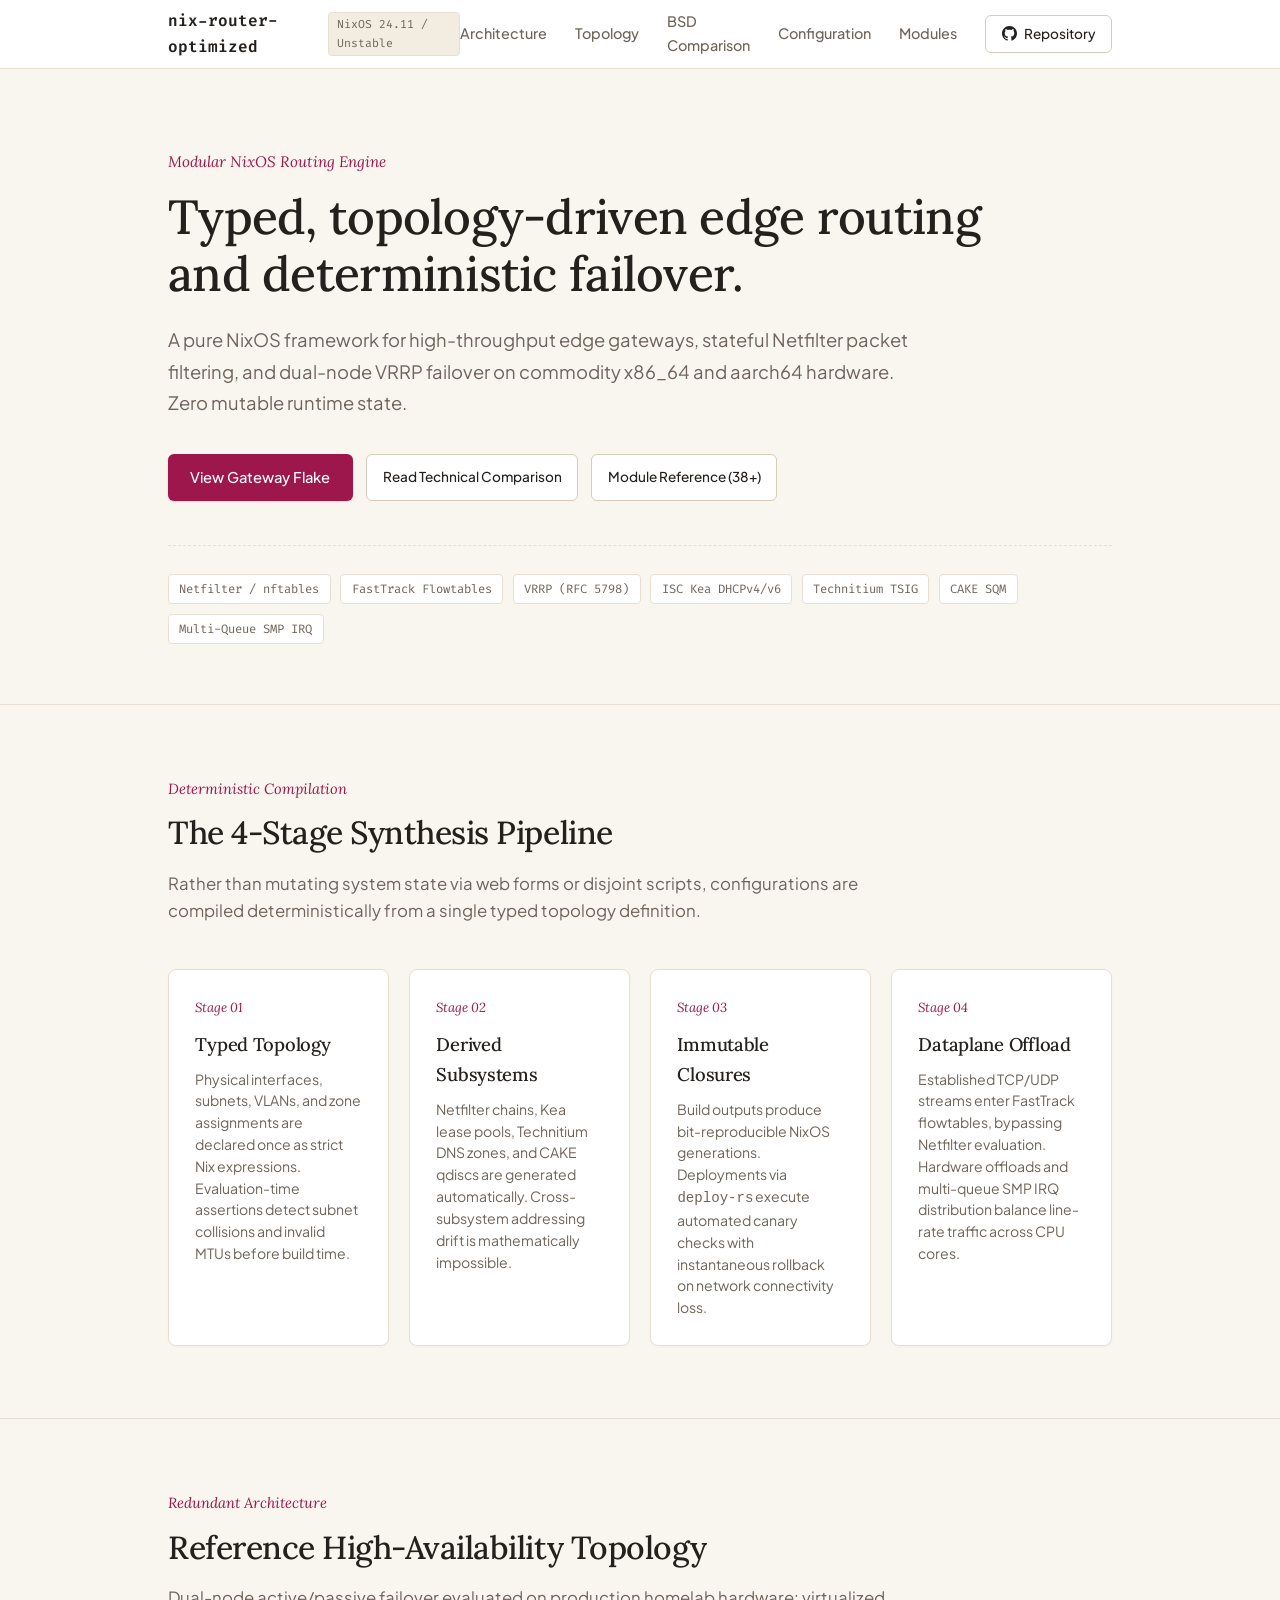
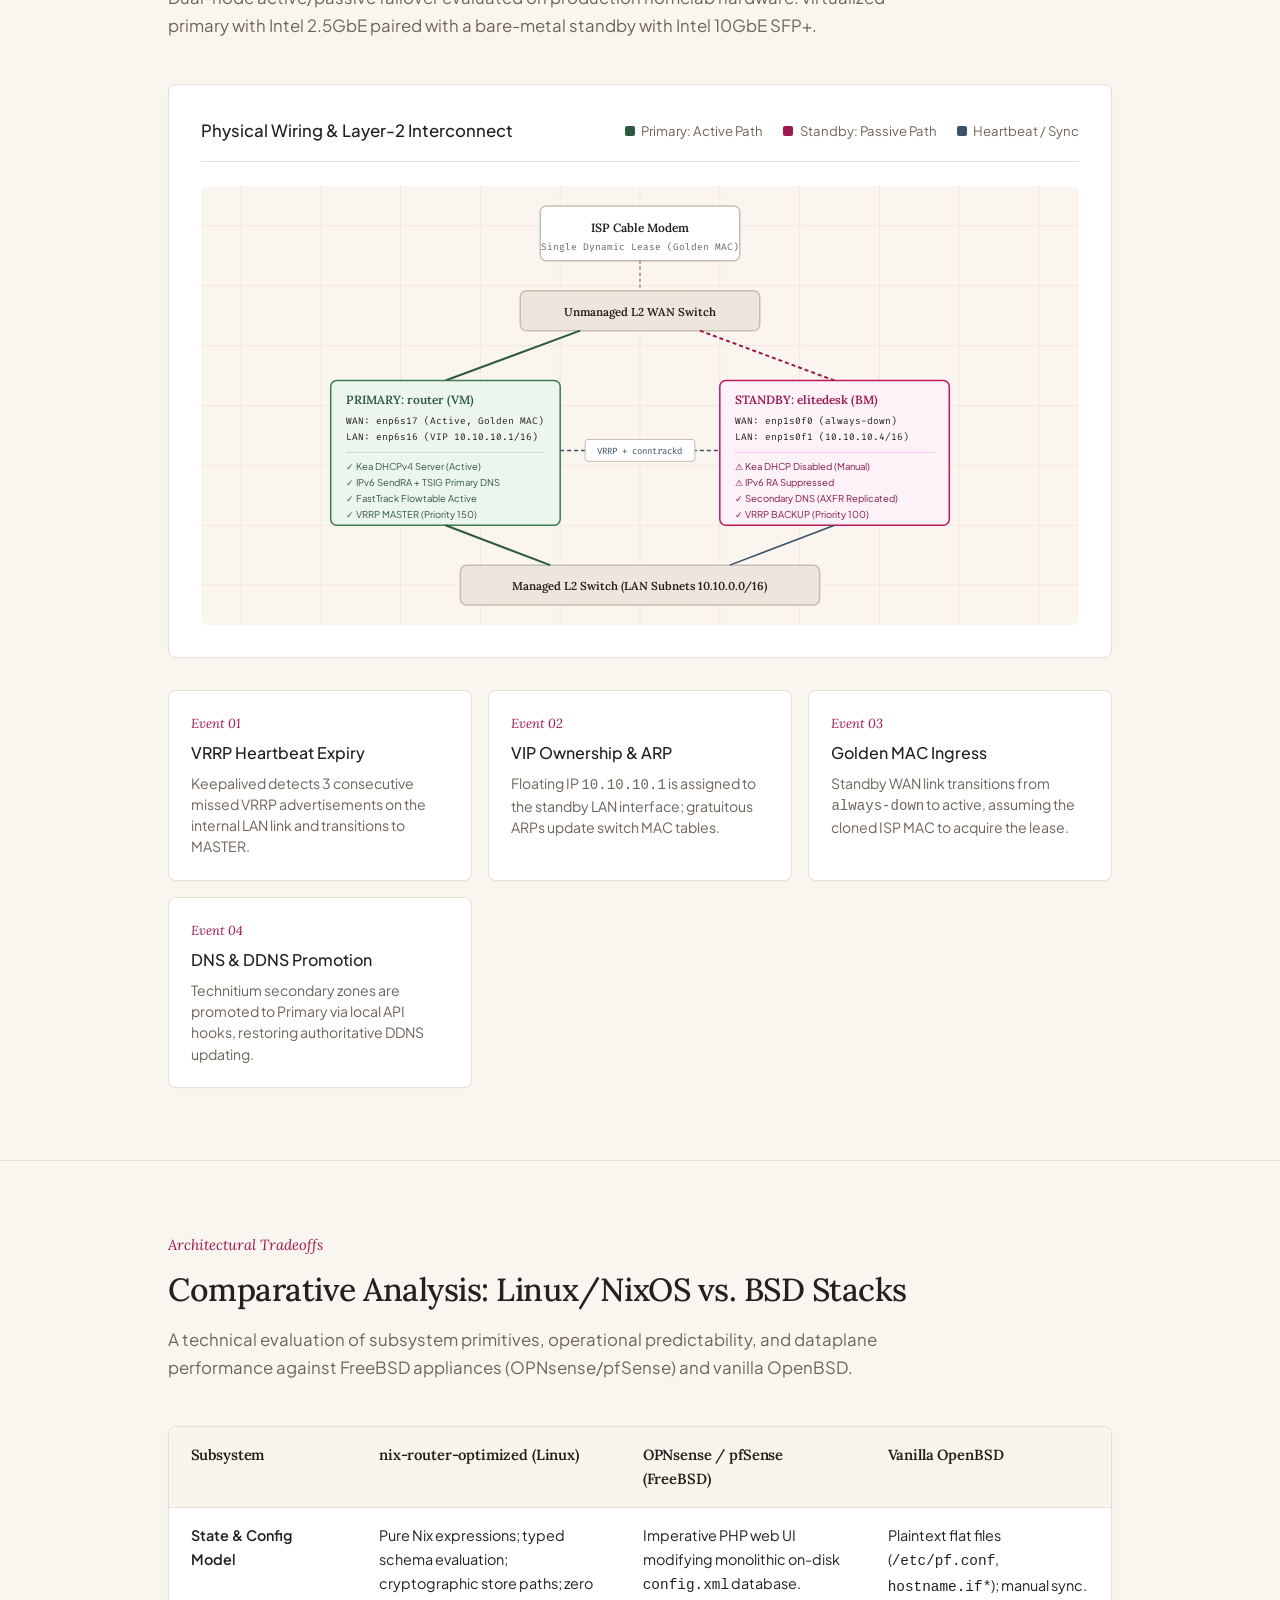
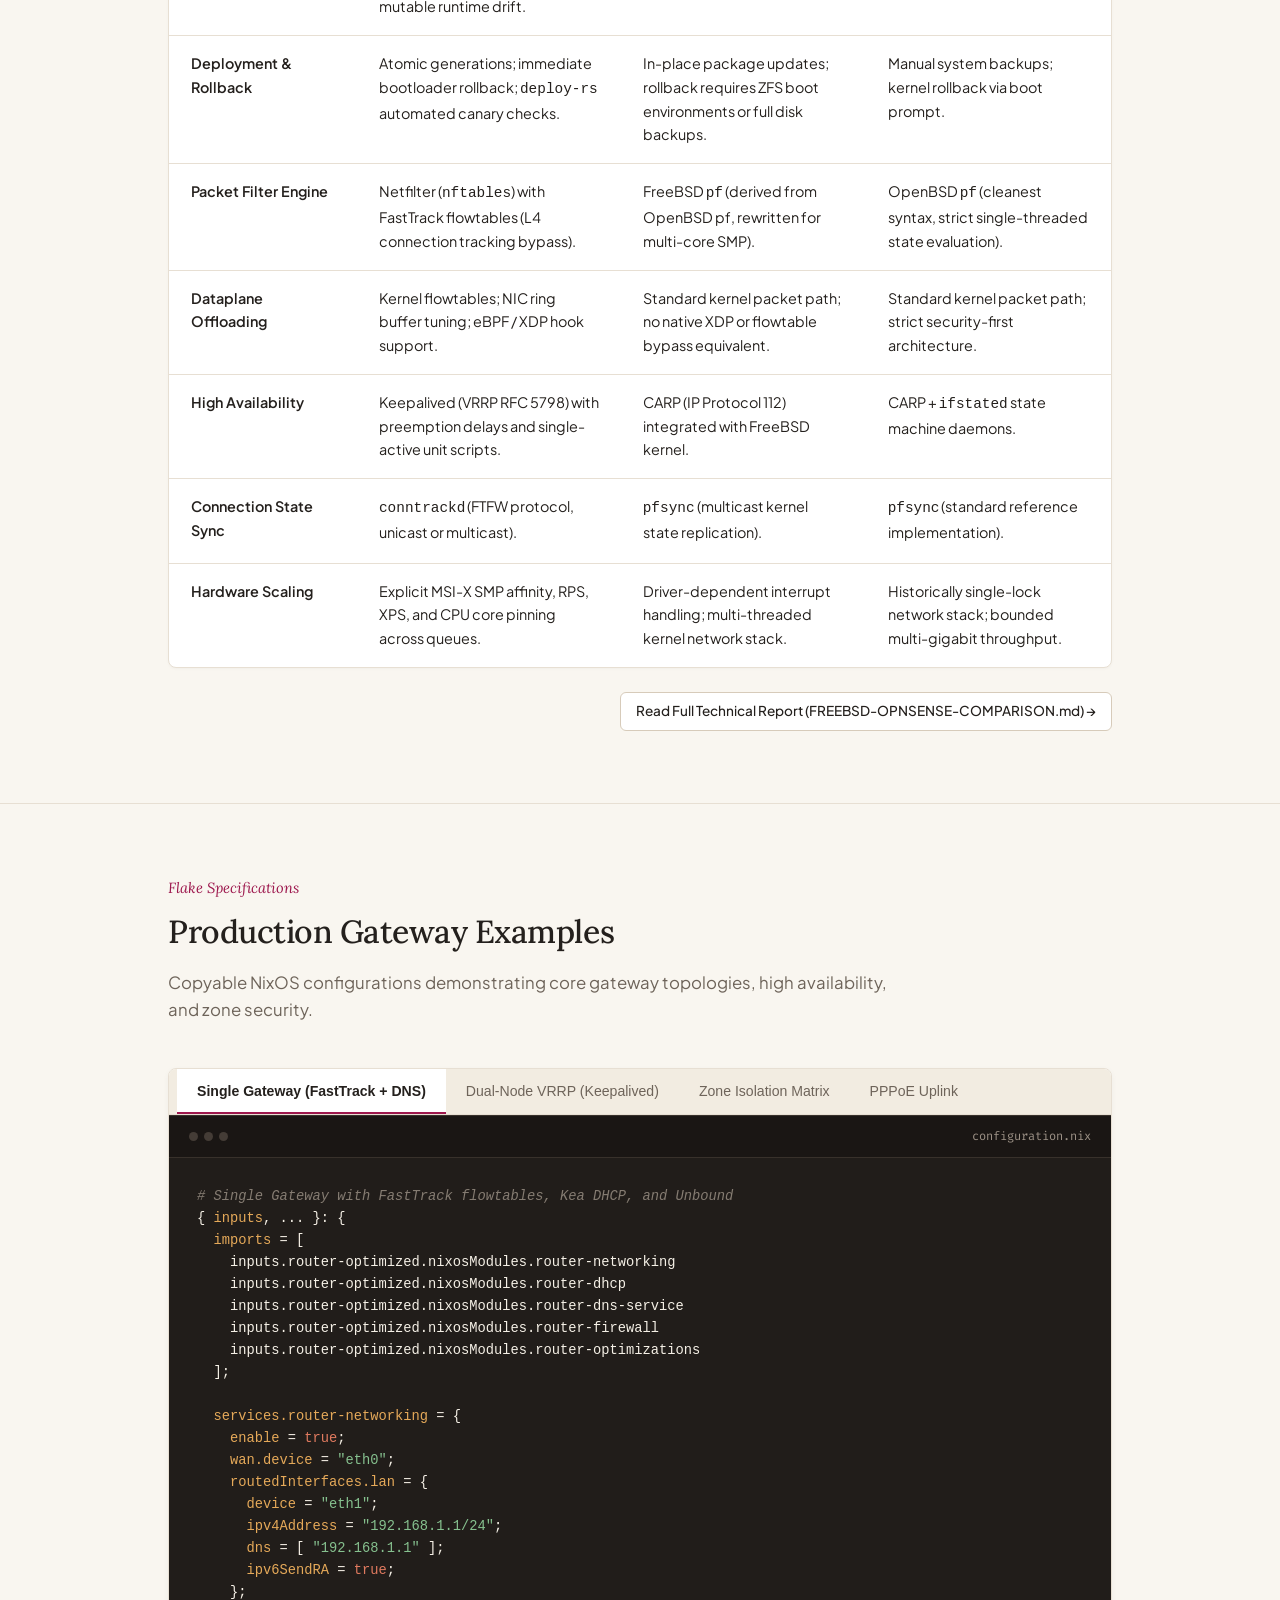
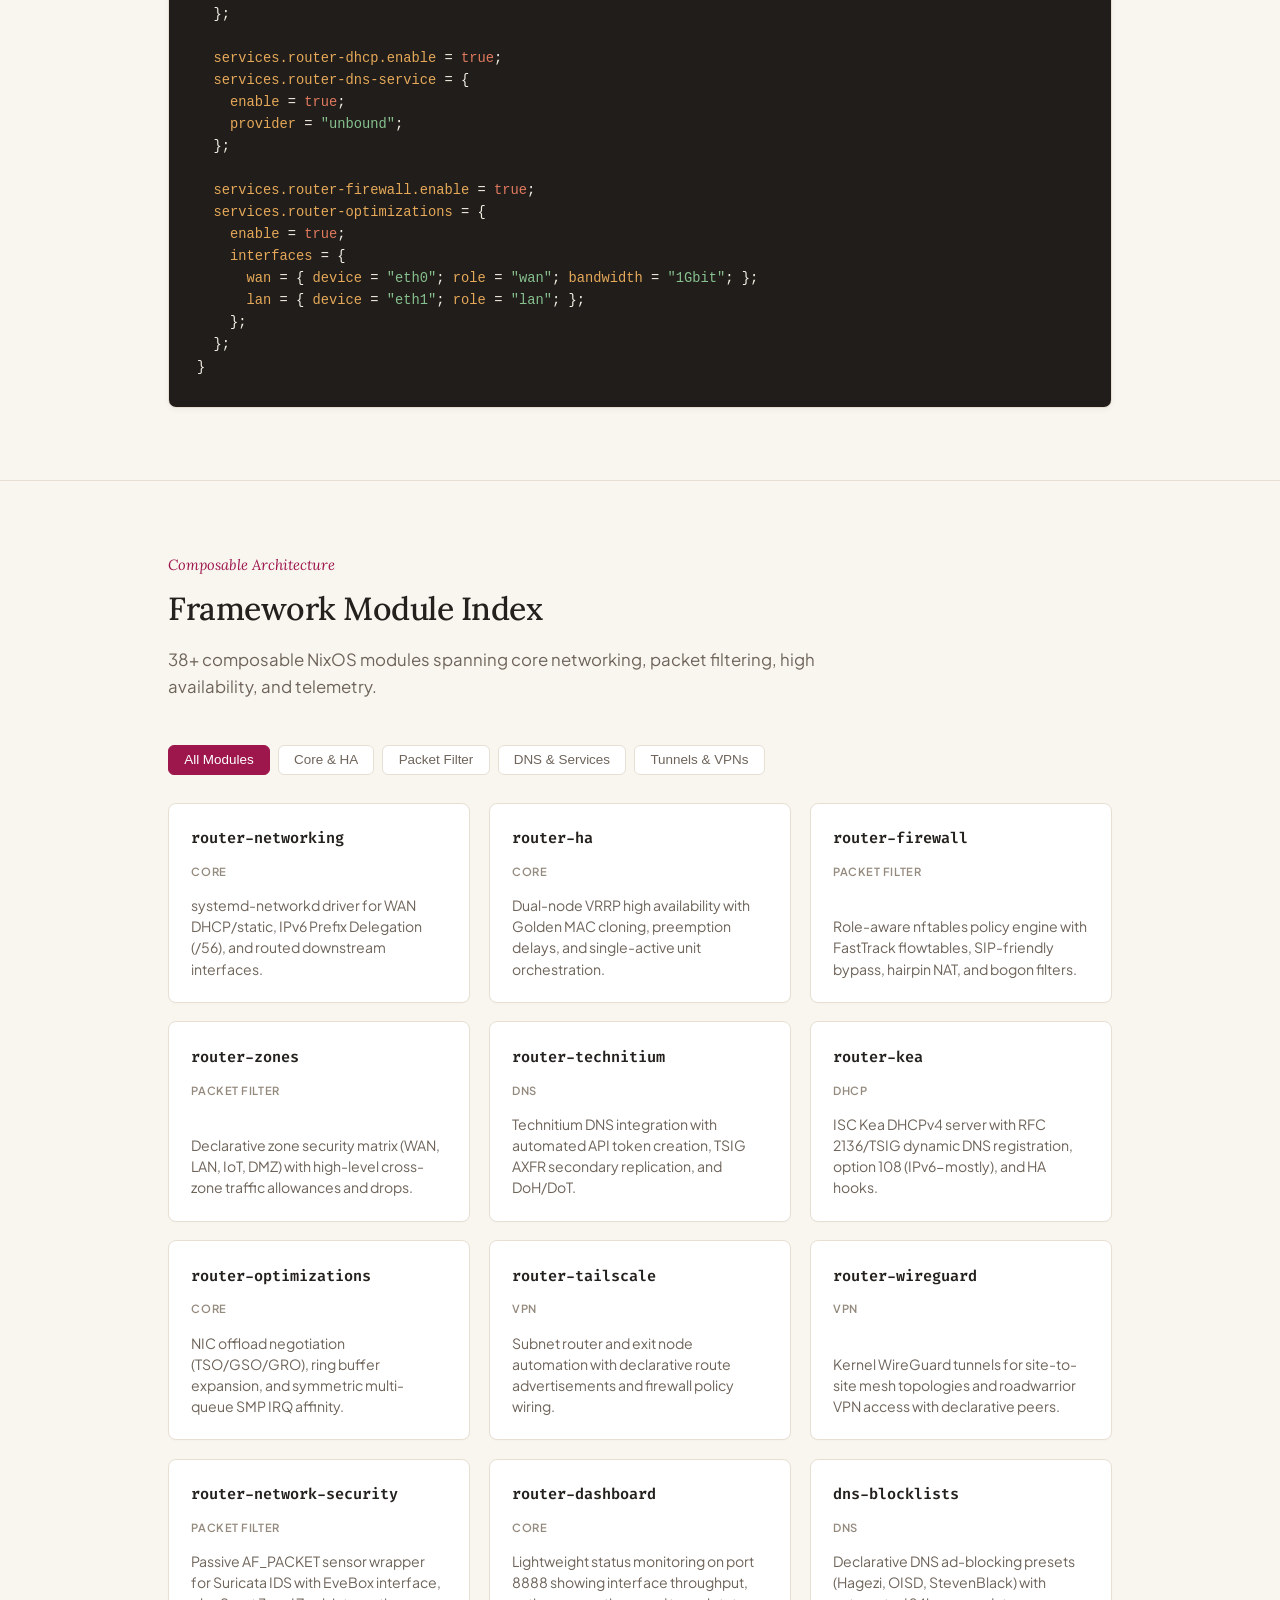
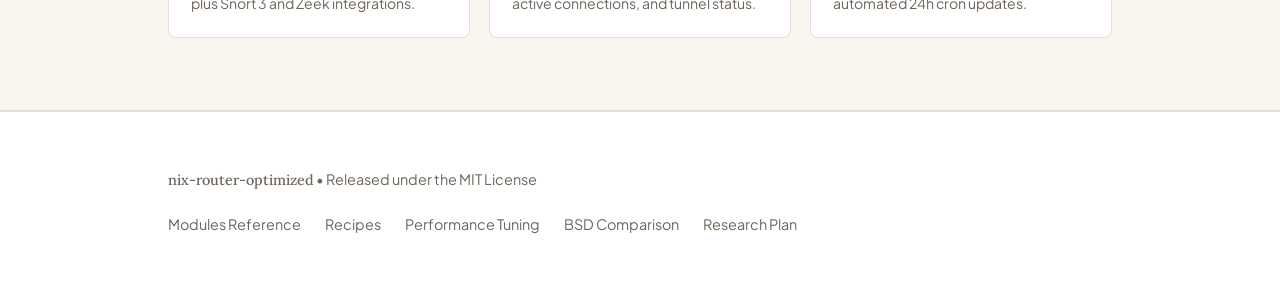
<file: docs/index.html>
<!DOCTYPE html>
<html lang="en">
<head>
  <meta charset="UTF-8">
  <meta name="viewport" content="width=device-width, initial-scale=1.0">
  <title>nix-router-optimized | Declarative Edge Routing for NixOS</title>
  <meta name="description" content="A typed, topology-driven declarative router framework for NixOS: deterministic edge networking, dual-node HA failover, and hardware-accelerated forwarding.">
  <link rel="preconnect" href="https://fonts.googleapis.com">
  <link rel="preconnect" href="https://fonts.gstatic.com" crossorigin>
  <link href="https://fonts.googleapis.com/css2?family=Fira+Code:wght@400;500;600&family=Lora:ital,wght@0,400;0,500;0,600;1,400;1,500&family=Plus+Jakarta+Sans:wght@400;500;600;700&display=swap" rel="stylesheet">
  <style>
    :root {
      /* Warm, tactile editorial palette inspired by high-end design publications */
      --bg: #f9f6f0;               /* Warm alabaster canvas */
      --bg-subtle: #f2ece1;        /* Muted oatmeal / linen */
      --surface: #ffffff;          /* Clean warm white */
      --surface-warm: #faf5ec;     /* Warm parchment */
      --border: #e7dfd3;           /* Soft linen divider */
      --border-strong: #d7cbba;    /* Defined warm border */
      --text: #24201d;             /* Deep espresso / charcoal */
      --text-muted: #6e645a;       /* Warm taupe / stone */
      --text-subtle: #94897d;      /* Muted warm gray */
      
      /* Editorial Accent: Deep Magenta / Cassis */
      --accent: #9d174d;
      --accent-hover: #831843;
      --accent-subtle: #fdf2f8;
      --accent-border: #fbcfe8;

      /* Natural Supporting Tones */
      --sage: #2d5a3f;             /* Forest sage for primary/active states */
      --sage-subtle: #edf5ef;
      --sage-border: #c3ddcb;
      
      --amber: #b45309;            /* Warm ochre for standby/passive states */
      --amber-subtle: #fdf5ea;
      --amber-border: #f3ddbe;

      /* Warm Code Presentation */
      --code-bg: #211d1a;          /* Deep warm espresso terminal */
      --code-header: #1a1614;      /* Terminal header */
      --code-border: #38312b;      /* Terminal border */
      --code-text: #f5f0e6;        /* Warm cream text */
    }

    * { box-sizing: border-box; margin: 0; padding: 0; }

    body {
      font-family: 'Plus Jakarta Sans', -apple-system, BlinkMacSystemFont, "Segoe UI", Roboto, sans-serif;
      background: var(--bg);
      color: var(--text);
      line-height: 1.65;
      -webkit-font-smoothing: antialiased;
    }

    /* Container */
    .container {
      max-width: 1000px;
      margin: 0 auto;
      padding: 0 1.75rem;
    }

    /* Typography */
    h1, h2, h3, .serif-title {
      font-family: 'Lora', Georgia, serif;
      font-weight: 500;
      color: var(--text);
      letter-spacing: -0.015em;
    }

    /* Header */
    header {
      background: var(--surface);
      border-bottom: 1px solid var(--border);
      position: sticky;
      top: 0;
      z-index: 50;
    }
    .header-inner {
      display: flex;
      justify-content: space-between;
      align-items: center;
      height: 68px;
    }
    .brand {
      display: flex;
      align-items: center;
      gap: 0.75rem;
      text-decoration: none;
      color: var(--text);
    }
    .brand-title {
      font-family: 'Fira Code', monospace;
      font-size: 1rem;
      font-weight: 600;
      color: var(--text);
    }
    .brand-badge {
      font-size: 0.72rem;
      background: var(--bg-subtle);
      border: 1px solid var(--border);
      color: var(--text-muted);
      padding: 0.15rem 0.5rem;
      border-radius: 4px;
      font-family: 'Fira Code', monospace;
    }
    nav {
      display: flex;
      gap: 1.75rem;
      align-items: center;
    }
    nav a {
      color: var(--text-muted);
      text-decoration: none;
      font-size: 0.9rem;
      font-weight: 500;
      transition: color 0.15s ease;
    }
    nav a:hover {
      color: var(--accent);
    }
    .btn-outline {
      display: inline-flex;
      align-items: center;
      gap: 0.45rem;
      padding: 0.45rem 0.95rem;
      border: 1px solid var(--border-strong);
      border-radius: 6px;
      font-size: 0.85rem;
      font-weight: 500;
      color: var(--text);
      text-decoration: none;
      background: var(--surface);
      transition: all 0.15s ease;
    }
    .btn-outline:hover {
      background: var(--bg-subtle);
      border-color: var(--text-muted);
      color: var(--text);
    }

    /* Hero Section */
    .hero {
      padding: 5rem 0 3.75rem;
      border-bottom: 1px solid var(--border);
    }
    .hero-eyebrow {
      font-family: 'Lora', Georgia, serif;
      font-style: italic;
      font-size: 0.95rem;
      color: var(--accent);
      margin-bottom: 0.85rem;
    }
    .hero h1 {
      font-size: 3rem;
      line-height: 1.2;
      color: var(--text);
      max-width: 820px;
      margin-bottom: 1.35rem;
    }
    .hero p {
      font-size: 1.15rem;
      color: var(--text-muted);
      line-height: 1.7;
      max-width: 760px;
      margin-bottom: 2.25rem;
    }
    .hero-actions {
      display: flex;
      gap: 0.85rem;
      flex-wrap: wrap;
      margin-bottom: 2.75rem;
    }
    .btn-primary {
      display: inline-flex;
      align-items: center;
      gap: 0.5rem;
      padding: 0.7rem 1.4rem;
      background: var(--accent);
      color: #ffffff;
      border-radius: 6px;
      font-size: 0.92rem;
      font-weight: 500;
      text-decoration: none;
      transition: background 0.15s ease;
      box-shadow: 0 1px 2px rgba(157, 23, 77, 0.15);
    }
    .btn-primary:hover {
      background: var(--accent-hover);
    }
    .meta-bar {
      display: flex;
      flex-wrap: wrap;
      gap: 0.6rem;
      padding-top: 1.75rem;
      border-top: 1px dashed var(--border);
    }
    .meta-pill {
      font-family: 'Fira Code', monospace;
      font-size: 0.76rem;
      background: var(--surface);
      border: 1px solid var(--border);
      padding: 0.25rem 0.65rem;
      border-radius: 4px;
      color: var(--text-muted);
    }

    /* Section common */
    section {
      padding: 4.5rem 0;
      border-bottom: 1px solid var(--border);
    }
    .section-header {
      margin-bottom: 2.75rem;
    }
    .section-eyebrow {
      font-family: 'Lora', Georgia, serif;
      font-style: italic;
      font-size: 0.92rem;
      color: var(--accent);
      margin-bottom: 0.4rem;
    }
    .section-title {
      font-size: 2rem;
      color: var(--text);
      margin-bottom: 0.6rem;
    }
    .section-desc {
      color: var(--text-muted);
      font-size: 1.05rem;
      max-width: 720px;
      line-height: 1.65;
    }

    /* 4-Stage Pipeline */
    .pipeline-grid {
      display: grid;
      grid-template-columns: repeat(4, 1fr);
      gap: 1.25rem;
    }
    @media (max-width: 860px) {
      .pipeline-grid { grid-template-columns: repeat(2, 1fr); }
    }
    @media (max-width: 520px) {
      .pipeline-grid { grid-template-columns: 1fr; }
    }
    .pipeline-card {
      background: var(--surface);
      border: 1px solid var(--border);
      border-radius: 8px;
      padding: 1.65rem;
      display: flex;
      flex-direction: column;
      box-shadow: 0 1px 3px rgba(36, 32, 29, 0.03);
      transition: border-color 0.15s ease;
    }
    .pipeline-card:hover {
      border-color: var(--border-strong);
    }
    .pipeline-step {
      font-family: 'Lora', Georgia, serif;
      font-style: italic;
      font-size: 0.82rem;
      color: var(--accent);
      margin-bottom: 0.65rem;
    }
    .pipeline-card h3 {
      font-size: 1.15rem;
      font-weight: 500;
      margin-bottom: 0.6rem;
      color: var(--text);
    }
    .pipeline-card p {
      font-size: 0.88rem;
      color: var(--text-muted);
      line-height: 1.55;
    }

    /* Topology Schematic */
    .schematic-box {
      background: var(--surface);
      border: 1px solid var(--border);
      border-radius: 8px;
      padding: 2rem;
      margin-bottom: 2rem;
      box-shadow: 0 1px 3px rgba(36, 32, 29, 0.03);
    }
    .schematic-caption {
      display: flex;
      justify-content: space-between;
      align-items: center;
      margin-bottom: 1.5rem;
      flex-wrap: wrap;
      gap: 0.75rem;
      padding-bottom: 1rem;
      border-bottom: 1px solid var(--border);
    }
    .schematic-caption h4 {
      font-size: 1.05rem;
      font-weight: 500;
      color: var(--text);
    }
    .schematic-legend {
      display: flex;
      gap: 1.25rem;
      font-size: 0.82rem;
      color: var(--text-muted);
    }
    .legend-item {
      display: flex;
      align-items: center;
      gap: 0.4rem;
    }
    .legend-indicator {
      width: 10px;
      height: 10px;
      border-radius: 2px;
    }
    .topology-svg {
      width: 100%;
      height: auto;
      display: block;
    }

    /* Failover Sequence Grid */
    .sequence-grid {
      display: grid;
      grid-template-columns: repeat(auto-fit, minmax(280px, 1fr));
      gap: 1rem;
    }
    .sequence-card {
      background: var(--surface);
      border: 1px solid var(--border);
      border-radius: 8px;
      padding: 1.4rem;
      box-shadow: 0 1px 2px rgba(36, 32, 29, 0.02);
    }
    .sequence-num {
      font-family: 'Lora', Georgia, serif;
      font-style: italic;
      font-size: 0.82rem;
      color: var(--accent);
      margin-bottom: 0.35rem;
    }
    .sequence-card h4 {
      font-size: 1rem;
      font-weight: 500;
      margin-bottom: 0.4rem;
      color: var(--text);
    }
    .sequence-card p {
      font-size: 0.88rem;
      color: var(--text-muted);
      line-height: 1.5;
    }

    /* Code Tabs & Container */
    .tabs-wrapper {
      background: var(--surface);
      border: 1px solid var(--border);
      border-radius: 8px;
      overflow: hidden;
      box-shadow: 0 2px 6px rgba(36, 32, 29, 0.04);
    }
    .tabs-nav {
      display: flex;
      background: var(--bg-subtle);
      border-bottom: 1px solid var(--border);
      overflow-x: auto;
      padding: 0 0.5rem;
    }
    .tab-btn {
      padding: 0.85rem 1.25rem;
      background: none;
      border: none;
      font-size: 0.88rem;
      font-weight: 500;
      color: var(--text-muted);
      cursor: pointer;
      border-bottom: 2px solid transparent;
      white-space: nowrap;
      transition: all 0.15s ease;
    }
    .tab-btn:hover {
      color: var(--text);
    }
    .tab-btn.active {
      color: var(--text);
      background: var(--surface);
      border-bottom-color: var(--accent);
      font-weight: 600;
    }
    .terminal-container {
      background: var(--code-bg);
      border-top: 1px solid var(--code-border);
    }
    .terminal-header {
      background: var(--code-header);
      padding: 0.65rem 1.25rem;
      display: flex;
      justify-content: space-between;
      align-items: center;
      border-bottom: 1px solid var(--code-border);
    }
    .terminal-dots {
      display: flex;
      gap: 6px;
    }
    .terminal-dot {
      width: 9px;
      height: 9px;
      border-radius: 50%;
      background: #443c36;
    }
    .terminal-title {
      font-family: 'Fira Code', monospace;
      font-size: 0.75rem;
      color: #9c9186;
    }
    .tab-content {
      display: none;
      padding: 1.75rem;
      font-family: 'Fira Code', monospace;
      font-size: 0.86rem;
      overflow-x: auto;
      line-height: 1.6;
    }
    .tab-content.active {
      display: block;
    }
    pre {
      color: var(--code-text);
    }
    .syn-k { color: #e07a5f; }          /* Warm terracotta for keywords */
    .syn-s { color: #86c18f; }          /* Sage green for strings */
    .syn-c { color: #857c72; font-style: italic; } /* Warm stone comments */
    .syn-a { color: #e5a959; }          /* Warm amber for attributes */
    .syn-n { color: #81a1c1; }          /* Muted blue for numbers */

    /* Comparison Table */
    .table-container {
      background: var(--surface);
      border: 1px solid var(--border);
      border-radius: 8px;
      overflow-x: auto;
      box-shadow: 0 1px 3px rgba(36, 32, 29, 0.03);
    }
    table {
      width: 100%;
      border-collapse: collapse;
      text-align: left;
      font-size: 0.9rem;
    }
    th, td {
      padding: 1rem 1.35rem;
      border-bottom: 1px solid var(--border);
      vertical-align: top;
    }
    th {
      background: var(--surface-warm);
      font-family: 'Lora', Georgia, serif;
      font-weight: 600;
      color: var(--text);
      font-size: 0.92rem;
      letter-spacing: -0.01em;
    }
    tr:last-child td {
      border-bottom: none;
    }
    td strong {
      color: var(--text);
      display: block;
      margin-bottom: 0.25rem;
      font-weight: 600;
    }

    /* Modules Catalog */
    .modules-filter {
      display: flex;
      gap: 0.5rem;
      margin-bottom: 1.75rem;
      flex-wrap: wrap;
    }
    .filter-btn {
      background: var(--surface);
      border: 1px solid var(--border);
      padding: 0.4rem 0.95rem;
      border-radius: 6px;
      font-size: 0.84rem;
      font-weight: 500;
      color: var(--text-muted);
      cursor: pointer;
      transition: all 0.15s ease;
    }
    .filter-btn:hover {
      border-color: var(--border-strong);
      color: var(--text);
    }
    .filter-btn.active {
      background: var(--accent);
      border-color: var(--accent);
      color: #ffffff;
    }
    .modules-grid {
      display: grid;
      grid-template-columns: repeat(auto-fill, minmax(300px, 1fr));
      gap: 1.15rem;
    }
    .module-card {
      background: var(--surface);
      border: 1px solid var(--border);
      border-radius: 8px;
      padding: 1.4rem;
      display: flex;
      flex-direction: column;
      justify-content: space-between;
      box-shadow: 0 1px 2px rgba(36, 32, 29, 0.02);
      transition: border-color 0.15s ease;
    }
    .module-card:hover {
      border-color: var(--border-strong);
    }
    .module-card-header {
      margin-bottom: 0.75rem;
    }
    .module-name {
      font-family: 'Fira Code', monospace;
      font-size: 0.95rem;
      font-weight: 600;
      color: var(--text);
      margin-bottom: 0.35rem;
    }
    .module-category {
      display: inline-block;
      font-size: 0.7rem;
      text-transform: uppercase;
      letter-spacing: 0.05em;
      color: var(--text-subtle);
      font-weight: 600;
    }
    .module-card p {
      font-size: 0.88rem;
      color: var(--text-muted);
      line-height: 1.5;
    }

    /* Footer */
    footer {
      background: var(--surface);
      border-top: 1px solid var(--border);
      padding: 3.5rem 0;
      font-size: 0.9rem;
      color: var(--text-muted);
    }
    .footer-inner {
      display: flex;
      justify-content: space-between;
      align-items: center;
      flex-wrap: wrap;
      gap: 1.25rem;
    }
    .footer-links {
      display: flex;
      gap: 1.5rem;
      flex-wrap: wrap;
    }
    .footer-links a {
      color: var(--text-muted);
      text-decoration: none;
      transition: color 0.15s ease;
    }
    .footer-links a:hover {
      color: var(--accent);
    }
  </style>
</head>
<body>

  <header>
    <div class="container header-inner">
      <a href="#" class="brand">
        <span class="brand-title">nix-router-optimized</span>
        <span class="brand-badge">NixOS 24.11 / Unstable</span>
      </a>
      <nav>
        <a href="#pipeline">Architecture</a>
        <a href="#topology">Topology</a>
        <a href="#comparison">BSD Comparison</a>
        <a href="#configuration">Configuration</a>
        <a href="#modules">Modules</a>
        <a href="https://github.com/deepwatrcreatur/nix-router-optimized" class="btn-outline" target="_blank" rel="noreferrer">
          <svg width="15" height="15" viewBox="0 0 24 24" fill="currentColor"><path d="M12 0c-6.626 0-12 5.373-12 12 0 5.302 3.438 9.8 8.207 11.387.599.111.793-.261.793-.577v-2.234c-3.338.726-4.033-1.416-4.033-1.416-.546-1.387-1.333-1.756-1.333-1.756-1.089-.745.083-.729.083-.729 1.205.084 1.839 1.237 1.839 1.237 1.07 1.834 2.807 1.304 3.492.997.107-.775.418-1.305.762-1.604-2.665-.305-5.467-1.334-5.467-5.931 0-1.311.469-2.381 1.236-3.221-.124-.303-.535-1.524.117-3.176 0 0 1.008-.322 3.301 1.23.957-.266 1.983-.399 3.003-.404 1.02.005 2.047.138 3.006.404 2.291-1.552 3.297-1.23 3.297-1.23.653 1.653.242 2.874.118 3.176.77.84 1.235 1.911 1.235 3.221 0 4.609-2.807 5.624-5.479 5.921.43.372.823 1.102.823 2.222v3.293c0 .319.192.694.801.576 4.765-1.589 8.199-6.086 8.199-11.386 0-6.627-5.373-12-12-12z"/></svg>
          Repository
        </a>
      </nav>
    </div>
  </header>

  <main>
    <!-- Hero Section -->
    <div class="hero">
      <div class="container">
        <div class="hero-eyebrow">Modular NixOS Routing Engine</div>
        <h1>Typed, topology-driven edge routing and deterministic failover.</h1>
        <p>
          A pure NixOS framework for high-throughput edge gateways, stateful Netfilter packet filtering,
          and dual-node VRRP failover on commodity x86_64 and aarch64 hardware. Zero mutable runtime state.
        </p>
        <div class="hero-actions">
          <a href="#configuration" class="btn-primary">View Gateway Flake</a>
          <a href="#comparison" class="btn-outline">Read Technical Comparison</a>
          <a href="https://github.com/deepwatrcreatur/nix-router-optimized/blob/main/docs/MODULES.md" class="btn-outline" target="_blank" rel="noreferrer">Module Reference (38+)</a>
        </div>
        <div class="meta-bar">
          <span class="meta-pill">Netfilter / nftables</span>
          <span class="meta-pill">FastTrack Flowtables</span>
          <span class="meta-pill">VRRP (RFC 5798)</span>
          <span class="meta-pill">ISC Kea DHCPv4/v6</span>
          <span class="meta-pill">Technitium TSIG</span>
          <span class="meta-pill">CAKE SQM</span>
          <span class="meta-pill">Multi-Queue SMP IRQ</span>
        </div>
      </div>
    </div>

    <!-- 4-Stage Pipeline -->
    <section id="pipeline">
      <div class="container">
        <div class="section-header">
          <div class="section-eyebrow">Deterministic Compilation</div>
          <h2 class="section-title">The 4-Stage Synthesis Pipeline</h2>
          <p class="section-desc">
            Rather than mutating system state via web forms or disjoint scripts, configurations are compiled
            deterministically from a single typed topology definition.
          </p>
        </div>
        <div class="pipeline-grid">
          <div class="pipeline-card">
            <span class="pipeline-step">Stage 01</span>
            <h3>Typed Topology</h3>
            <p>
              Physical interfaces, subnets, VLANs, and zone assignments are declared once as strict Nix expressions.
              Evaluation-time assertions detect subnet collisions and invalid MTUs before build time.
            </p>
          </div>
          <div class="pipeline-card">
            <span class="pipeline-step">Stage 02</span>
            <h3>Derived Subsystems</h3>
            <p>
              Netfilter chains, Kea lease pools, Technitium DNS zones, and CAKE qdiscs are generated automatically.
              Cross-subsystem addressing drift is mathematically impossible.
            </p>
          </div>
          <div class="pipeline-card">
            <span class="pipeline-step">Stage 03</span>
            <h3>Immutable Closures</h3>
            <p>
              Build outputs produce bit-reproducible NixOS generations. Deployments via <code>deploy-rs</code> execute
              automated canary checks with instantaneous rollback on network connectivity loss.
            </p>
          </div>
          <div class="pipeline-card">
            <span class="pipeline-step">Stage 04</span>
            <h3>Dataplane Offload</h3>
            <p>
              Established TCP/UDP streams enter FastTrack flowtables, bypassing Netfilter evaluation. Hardware offloads
              and multi-queue SMP IRQ distribution balance line-rate traffic across CPU cores.
            </p>
          </div>
        </div>
      </div>
    </section>

    <!-- Topology & High Availability -->
    <section id="topology">
      <div class="container">
        <div class="section-header">
          <div class="section-eyebrow">Redundant Architecture</div>
          <h2 class="section-title">Reference High-Availability Topology</h2>
          <p class="section-desc">
            Dual-node active/passive failover evaluated on production homelab hardware: virtualized primary with Intel 2.5GbE
            paired with a bare-metal standby with Intel 10GbE SFP+.
          </p>
        </div>

        <div class="schematic-box">
          <div class="schematic-caption">
            <h4>Physical Wiring & Layer-2 Interconnect</h4>
            <div class="schematic-legend">
              <div class="legend-item"><span class="legend-indicator" style="background: var(--sage);"></span> Primary: Active Path</div>
              <div class="legend-item"><span class="legend-indicator" style="background: var(--accent);"></span> Standby: Passive Path</div>
              <div class="legend-item"><span class="legend-indicator" style="background: #3b5166;"></span> Heartbeat / Sync</div>
            </div>
          </div>

          <!-- Warm Architectural SVG Blueprint -->
          <svg class="topology-svg" viewBox="0 0 880 440" fill="none" xmlns="http://www.w3.org/2000/svg">
            <!-- Subtle Architectural Grid Background -->
            <rect width="880" height="440" fill="#faf6ef" rx="6"/>
            <path d="M 40 0 L 40 440 M 120 0 L 120 440 M 200 0 L 200 440 M 280 0 L 280 440 M 360 0 L 360 440 M 440 0 L 440 440 M 520 0 L 520 440 M 600 0 L 600 440 M 680 0 L 680 440 M 760 0 L 760 440 M 840 0 L 840 440" stroke="#f0e9dd" stroke-width="1"/>
            <path d="M 0 40 L 880 40 M 0 100 L 880 100 M 0 160 L 880 160 M 0 220 L 880 220 M 0 280 L 880 280 M 0 340 L 880 340 M 0 400 L 880 400" stroke="#f0e9dd" stroke-width="1"/>

            <!-- ISP Modem Box -->
            <g transform="translate(340, 20)">
              <rect width="200" height="55" rx="6" fill="#ffffff" stroke="#c5beb2" stroke-width="1.5"/>
              <text x="100" y="26" fill="#24201d" font-size="12" font-family="'Lora', Georgia, serif" font-weight="600" text-anchor="middle">ISP Cable Modem</text>
              <text x="100" y="44" fill="#6e645a" font-size="9.5" font-family="'Fira Code', monospace" text-anchor="middle">Single Dynamic Lease (Golden MAC)</text>
            </g>

            <!-- Line: Modem to WAN Switch -->
            <path d="M 440 75 L 440 105" stroke="#94897d" stroke-width="1.5" stroke-dasharray="3 3"/>

            <!-- Unmanaged L2 WAN Switch -->
            <g transform="translate(320, 105)">
              <rect width="240" height="40" rx="6" fill="#ede6dc" stroke="#c5beb2" stroke-width="1.5"/>
              <text x="120" y="25" fill="#24201d" font-size="11.5" font-family="'Lora', Georgia, serif" font-weight="600" text-anchor="middle">Unmanaged L2 WAN Switch</text>
            </g>

            <!-- Connections from WAN Switch to Nodes -->
            <path d="M 380 145 L 245 195" stroke="#2d5a3f" stroke-width="2"/>
            <path d="M 500 145 L 635 195" stroke="#9d174d" stroke-width="2" stroke-dasharray="4 3"/>

            <!-- Primary Node: router (VM) -->
            <g transform="translate(130, 195)">
              <rect width="230" height="145" rx="6" fill="#edf5ef" stroke="#3d7a52" stroke-width="1.5"/>
              <text x="15" y="24" fill="#2d5a3f" font-size="12" font-family="'Lora', Georgia, serif" font-weight="600">PRIMARY: router (VM)</text>
              <text x="15" y="44" fill="#24201d" font-size="9.5" font-family="'Fira Code', monospace">WAN: enp6s17 (Active, Golden MAC)</text>
              <text x="15" y="60" fill="#24201d" font-size="9.5" font-family="'Fira Code', monospace">LAN: enp6s16 (VIP 10.10.10.1/16)</text>
              <line x1="15" y1="72" x2="215" y2="72" stroke="#c3ddcb" stroke-width="1"/>
              <text x="15" y="90" fill="#2d5a3f" font-size="9.5">✓ Kea DHCPv4 Server (Active)</text>
              <text x="15" y="106" fill="#2d5a3f" font-size="9.5">✓ IPv6 SendRA + TSIG Primary DNS</text>
              <text x="15" y="122" fill="#2d5a3f" font-size="9.5">✓ FastTrack Flowtable Active</text>
              <text x="15" y="138" fill="#2d5a3f" font-size="9.5">✓ VRRP MASTER (Priority 150)</text>
            </g>

            <!-- Standby Node: elitedesk (Baremetal) -->
            <g transform="translate(520, 195)">
              <rect width="230" height="145" rx="6" fill="#fdf2f8" stroke="#be185d" stroke-width="1.5"/>
              <text x="15" y="24" fill="#9d174d" font-size="12" font-family="'Lora', Georgia, serif" font-weight="600">STANDBY: elitedesk (BM)</text>
              <text x="15" y="44" fill="#24201d" font-size="9.5" font-family="'Fira Code', monospace">WAN: enp1s0f0 (always-down)</text>
              <text x="15" y="60" fill="#24201d" font-size="9.5" font-family="'Fira Code', monospace">LAN: enp1s0f1 (10.10.10.4/16)</text>
              <line x1="15" y1="72" x2="215" y2="72" stroke="#fbcfe8" stroke-width="1"/>
              <text x="15" y="90" fill="#831843" font-size="9.5">⚠ Kea DHCP Disabled (Manual)</text>
              <text x="15" y="106" fill="#831843" font-size="9.5">⚠ IPv6 RA Suppressed</text>
              <text x="15" y="122" fill="#831843" font-size="9.5">✓ Secondary DNS (AXFR Replicated)</text>
              <text x="15" y="138" fill="#831843" font-size="9.5">✓ VRRP BACKUP (Priority 100)</text>
            </g>

            <!-- State Sync / VRRP Link -->
            <path d="M 360 265 L 520 265" stroke="#3b5166" stroke-width="1.5" stroke-dasharray="4 3"/>
            <rect x="385" y="254" width="110" height="22" rx="3" fill="#ffffff" stroke="#c5beb2" stroke-width="1"/>
            <text x="440" y="269" fill="#3b5166" font-size="9" font-family="'Fira Code', monospace" text-anchor="middle">VRRP + conntrackd</text>

            <!-- Managed LAN Switch -->
            <g transform="translate(260, 380)">
              <rect width="360" height="40" rx="6" fill="#ede6dc" stroke="#c5beb2" stroke-width="1.5"/>
              <text x="180" y="25" fill="#24201d" font-size="11.5" font-family="'Lora', Georgia, serif" font-weight="600" text-anchor="middle">Managed L2 Switch (LAN Subnets 10.10.0.0/16)</text>
            </g>

            <!-- Connections to LAN Switch -->
            <path d="M 245 340 L 350 380" stroke="#2d5a3f" stroke-width="2"/>
            <path d="M 635 340 L 530 380" stroke="#3b5166" stroke-width="1.5"/>
          </svg>
        </div>

        <div class="sequence-grid">
          <div class="sequence-card">
            <div class="sequence-num">Event 01</div>
            <h4>VRRP Heartbeat Expiry</h4>
            <p>Keepalived detects 3 consecutive missed VRRP advertisements on the internal LAN link and transitions to MASTER.</p>
          </div>
          <div class="sequence-card">
            <div class="sequence-num">Event 02</div>
            <h4>VIP Ownership & ARP</h4>
            <p>Floating IP <code>10.10.10.1</code> is assigned to the standby LAN interface; gratuitous ARPs update switch MAC tables.</p>
          </div>
          <div class="sequence-card">
            <div class="sequence-num">Event 03</div>
            <h4>Golden MAC Ingress</h4>
            <p>Standby WAN link transitions from <code>always-down</code> to active, assuming the cloned ISP MAC to acquire the lease.</p>
          </div>
          <div class="sequence-card">
            <div class="sequence-num">Event 04</div>
            <h4>DNS & DDNS Promotion</h4>
            <p>Technitium secondary zones are promoted to Primary via local API hooks, restoring authoritative DDNS updating.</p>
          </div>
        </div>
      </div>
    </section>

    <!-- Technical Comparison -->
    <section id="comparison">
      <div class="container">
        <div class="section-header">
          <div class="section-eyebrow">Architectural Tradeoffs</div>
          <h2 class="section-title">Comparative Analysis: Linux/NixOS vs. BSD Stacks</h2>
          <p class="section-desc">
            A technical evaluation of subsystem primitives, operational predictability, and dataplane performance
            against FreeBSD appliances (OPNsense/pfSense) and vanilla OpenBSD.
          </p>
        </div>

        <div class="table-container">
          <table>
            <thead>
              <tr>
                <th style="width: 20%;">Subsystem</th>
                <th style="width: 28%;">nix-router-optimized (Linux)</th>
                <th style="width: 26%;">OPNsense / pfSense (FreeBSD)</th>
                <th style="width: 26%;">Vanilla OpenBSD</th>
              </tr>
            </thead>
            <tbody>
              <tr>
                <td><strong>State & Config Model</strong></td>
                <td>
                  Pure Nix expressions; typed schema evaluation; cryptographic store paths; zero mutable runtime drift.
                </td>
                <td>
                  Imperative PHP web UI modifying monolithic on-disk <code>config.xml</code> database.
                </td>
                <td>
                  Plaintext flat files (<code>/etc/pf.conf</code>, <code>hostname.if*</code>); manual sync.
                </td>
              </tr>
              <tr>
                <td><strong>Deployment & Rollback</strong></td>
                <td>
                  Atomic generations; immediate bootloader rollback; <code>deploy-rs</code> automated canary checks.
                </td>
                <td>
                  In-place package updates; rollback requires ZFS boot environments or full disk backups.
                </td>
                <td>
                  Manual system backups; kernel rollback via boot prompt.
                </td>
              </tr>
              <tr>
                <td><strong>Packet Filter Engine</strong></td>
                <td>
                  Netfilter (<code>nftables</code>) with FastTrack flowtables (L4 connection tracking bypass).
                </td>
                <td>
                  FreeBSD <code>pf</code> (derived from OpenBSD pf, rewritten for multi-core SMP).
                </td>
                <td>
                  OpenBSD <code>pf</code> (cleanest syntax, strict single-threaded state evaluation).
                </td>
              </tr>
              <tr>
                <td><strong>Dataplane Offloading</strong></td>
                <td>
                  Kernel flowtables; NIC ring buffer tuning; eBPF / XDP hook support.
                </td>
                <td>
                  Standard kernel packet path; no native XDP or flowtable bypass equivalent.
                </td>
                <td>
                  Standard kernel packet path; strict security-first architecture.
                </td>
              </tr>
              <tr>
                <td><strong>High Availability</strong></td>
                <td>
                  Keepalived (VRRP RFC 5798) with preemption delays and single-active unit scripts.
                </td>
                <td>
                  CARP (IP Protocol 112) integrated with FreeBSD kernel.
                </td>
                <td>
                  CARP + <code>ifstated</code> state machine daemons.
                </td>
              </tr>
              <tr>
                <td><strong>Connection State Sync</strong></td>
                <td>
                  <code>conntrackd</code> (FTFW protocol, unicast or multicast).
                </td>
                <td>
                  <code>pfsync</code> (multicast kernel state replication).
                </td>
                <td>
                  <code>pfsync</code> (standard reference implementation).
                </td>
              </tr>
              <tr>
                <td><strong>Hardware Scaling</strong></td>
                <td>
                  Explicit MSI-X SMP affinity, RPS, XPS, and CPU core pinning across queues.
                </td>
                <td>
                  Driver-dependent interrupt handling; multi-threaded kernel network stack.
                </td>
                <td>
                  Historically single-lock network stack; bounded multi-gigabit throughput.
                </td>
              </tr>
            </tbody>
          </table>
        </div>
        <div style="margin-top: 1.5rem; text-align: right;">
          <a href="https://github.com/deepwatrcreatur/nix-router-optimized/blob/main/docs/FREEBSD-OPNSENSE-COMPARISON.md" class="btn-outline" target="_blank" rel="noreferrer">
            Read Full Technical Report (FREEBSD-OPNSENSE-COMPARISON.md) →
          </a>
        </div>
      </div>
    </section>

    <!-- Configuration & Usage -->
    <section id="configuration">
      <div class="container">
        <div class="section-header">
          <div class="section-eyebrow">Flake Specifications</div>
          <h2 class="section-title">Production Gateway Examples</h2>
          <p class="section-desc">
            Copyable NixOS configurations demonstrating core gateway topologies, high availability, and zone security.
          </p>
        </div>

        <div class="tabs-wrapper">
          <div class="tabs-nav">
            <button class="tab-btn active" onclick="switchTab(event, 'tab-single')">Single Gateway (FastTrack + DNS)</button>
            <button class="tab-btn" onclick="switchTab(event, 'tab-ha')">Dual-Node VRRP (Keepalived)</button>
            <button class="tab-btn" onclick="switchTab(event, 'tab-zones')">Zone Isolation Matrix</button>
            <button class="tab-btn" onclick="switchTab(event, 'tab-pppoe')">PPPoE Uplink</button>
          </div>

          <div class="terminal-container">
            <div class="terminal-header">
              <div class="terminal-dots">
                <span class="terminal-dot"></span>
                <span class="terminal-dot"></span>
                <span class="terminal-dot"></span>
              </div>
              <span class="terminal-title">configuration.nix</span>
            </div>

            <div id="tab-single" class="tab-content active">
<pre><span class="syn-c"># Single Gateway with FastTrack flowtables, Kea DHCP, and Unbound</span>
{ <span class="syn-a">inputs</span>, ... }: {
  <span class="syn-a">imports</span> = [
    inputs.router-optimized.nixosModules.router-networking
    inputs.router-optimized.nixosModules.router-dhcp
    inputs.router-optimized.nixosModules.router-dns-service
    inputs.router-optimized.nixosModules.router-firewall
    inputs.router-optimized.nixosModules.router-optimizations
  ];

  <span class="syn-a">services.router-networking</span> = {
    <span class="syn-a">enable</span> = <span class="syn-k">true</span>;
    <span class="syn-a">wan.device</span> = <span class="syn-s">"eth0"</span>;
    <span class="syn-a">routedInterfaces.lan</span> = {
      <span class="syn-a">device</span> = <span class="syn-s">"eth1"</span>;
      <span class="syn-a">ipv4Address</span> = <span class="syn-s">"192.168.1.1/24"</span>;
      <span class="syn-a">dns</span> = [ <span class="syn-s">"192.168.1.1"</span> ];
      <span class="syn-a">ipv6SendRA</span> = <span class="syn-k">true</span>;
    };
  };

  <span class="syn-a">services.router-dhcp.enable</span> = <span class="syn-k">true</span>;
  <span class="syn-a">services.router-dns-service</span> = {
    <span class="syn-a">enable</span> = <span class="syn-k">true</span>;
    <span class="syn-a">provider</span> = <span class="syn-s">"unbound"</span>;
  };

  <span class="syn-a">services.router-firewall.enable</span> = <span class="syn-k">true</span>;
  <span class="syn-a">services.router-optimizations</span> = {
    <span class="syn-a">enable</span> = <span class="syn-k">true</span>;
    <span class="syn-a">interfaces</span> = {
      <span class="syn-a">wan</span> = { <span class="syn-a">device</span> = <span class="syn-s">"eth0"</span>; <span class="syn-a">role</span> = <span class="syn-s">"wan"</span>; <span class="syn-a">bandwidth</span> = <span class="syn-s">"1Gbit"</span>; };
      <span class="syn-a">lan</span> = { <span class="syn-a">device</span> = <span class="syn-s">"eth1"</span>; <span class="syn-a">role</span> = <span class="syn-s">"lan"</span>; };
    };
  };
}</pre>
            </div>

            <div id="tab-ha" class="tab-content">
<pre><span class="syn-c"># Dual-Node VRRP Pair with ISP Golden MAC Spoofing</span>
{
  <span class="syn-a">services.router-ha</span> = {
    <span class="syn-a">enable</span> = <span class="syn-k">true</span>;
    <span class="syn-a">role</span> = <span class="syn-s">"master"</span>;               <span class="syn-c"># Configured as "backup" on standby node</span>
    <span class="syn-a">virtualIp</span> = <span class="syn-s">"10.10.10.1/16"</span>;    <span class="syn-c"># Floating LAN gateway IP</span>
    <span class="syn-a">vrrpInterface</span> = <span class="syn-s">"enp6s16"</span>;      <span class="syn-c"># Dedicated LAN link</span>
    <span class="syn-a">vrrpPasswordFile</span> = <span class="syn-s">"/run/agenix/vrrp-password"</span>; <span class="syn-c"># Systemd credential outside store</span>
    <span class="syn-a">preemptDelay</span> = <span class="syn-n">300</span>;             <span class="syn-c"># Wait 300s after reboot before claiming VIP</span>

    <span class="syn-a">wan</span> = {
      <span class="syn-a">enable</span> = <span class="syn-k">true</span>;
      <span class="syn-a">interface</span> = <span class="syn-s">"enp6s17"</span>;
      <span class="syn-a">clonedMac</span> = <span class="syn-s">"02:76:c6:01:2a:b0"</span>; <span class="syn-c"># Cloned ISP modem lease MAC</span>
    };

    <span class="syn-a">routerAdvertisements.mode</span> = <span class="syn-s">"vrrp-owner"</span>; <span class="syn-c"># Only the MASTER advertises as IPv6 default router</span>
  };

  <span class="syn-c"># Typed owners: started on the MASTER, stopped on the backup</span>
  <span class="syn-a">services.router-ddns.ha.singleActiveOwner</span> = <span class="syn-k">true</span>;
  <span class="syn-a">services.router-upnp.ha.singleActiveOwner</span> = <span class="syn-k">true</span>;
  <span class="syn-a">services.router-kea.ddns.ha.mode</span> = <span class="syn-s">"follow-vip"</span>; <span class="syn-c"># With Kea HA on both nodes</span>
}</pre>
            </div>

            <div id="tab-zones" class="tab-content">
<pre><span class="syn-c"># Declarative Netfilter Zone Security Matrix</span>
{
  <span class="syn-a">services.router-zones</span> = {
    <span class="syn-a">enable</span> = <span class="syn-k">true</span>;
    <span class="syn-a">zones</span> = {
      <span class="syn-a">wan.interfaces</span> = [ <span class="syn-s">"wan0"</span> ];
      <span class="syn-a">lan.interfaces</span> = [ <span class="syn-s">"lan0"</span> ];
      <span class="syn-a">iot.interfaces</span> = [ <span class="syn-s">"lan0.30"</span> ];
      <span class="syn-a">dmz.interfaces</span> = [ <span class="syn-s">"lan0.50"</span> ];
    };

    <span class="syn-a">policies</span> = [
      { <span class="syn-a">fromZone</span> = <span class="syn-s">"lan"</span>; <span class="syn-a">toZone</span> = <span class="syn-s">"wan"</span>; <span class="syn-a">action</span> = <span class="syn-s">"accept"</span>; }
      { <span class="syn-a">fromZone</span> = <span class="syn-s">"iot"</span>; <span class="syn-a">toZone</span> = <span class="syn-s">"wan"</span>; <span class="syn-a">action</span> = <span class="syn-s">"accept"</span>; }
      { <span class="syn-a">fromZone</span> = <span class="syn-s">"iot"</span>; <span class="syn-a">toZone</span> = <span class="syn-s">"lan"</span>; <span class="syn-a">action</span> = <span class="syn-s">"drop"</span>; } <span class="syn-c"># Isolate IoT subnet</span>
      { <span class="syn-a">fromZone</span> = <span class="syn-s">"dmz"</span>; <span class="syn-a">toZone</span> = <span class="syn-s">"lan"</span>; <span class="syn-a">action</span> = <span class="syn-s">"drop"</span>; }
    ];
  };
}</pre>
            </div>

            <div id="tab-pppoe" class="tab-content">
<pre><span class="syn-c"># Composable PPPoE Uplink with Secret Decoupling</span>
{
  <span class="syn-a">services.router-networking</span> = {
    <span class="syn-a">enable</span> = <span class="syn-k">true</span>;
    <span class="syn-a">wan.device</span> = <span class="syn-s">"ppp0"</span>;
    <span class="syn-a">wan.manageWithNetworkd</span> = <span class="syn-k">false</span>;
  };

  <span class="syn-a">services.router-pppoe</span> = {
    <span class="syn-a">enable</span> = <span class="syn-k">true</span>;
    <span class="syn-a">physicalDevice</span> = <span class="syn-s">"enp1s0"</span>;
    <span class="syn-a">interfaceName</span> = <span class="syn-s">"ppp0"</span>;
    <span class="syn-a">username</span> = <span class="syn-s">"fiber-user@isp.net"</span>;
    <span class="syn-a">credentialsFile</span> = <span class="syn-s">"/run/secrets/pppoe.conf"</span>; <span class="syn-c"># Decrypted in RAM, out of store</span>
  };

  <span class="syn-a">services.router-firewall.tcpMssClamp.enable</span> = <span class="syn-k">true</span>;
}</pre>
            </div>
          </div>
        </div>
      </div>
    </section>

    <!-- Modules Catalog -->
    <section id="modules">
      <div class="container">
        <div class="section-header">
          <div class="section-eyebrow">Composable Architecture</div>
          <h2 class="section-title">Framework Module Index</h2>
          <p class="section-desc">
            38+ composable NixOS modules spanning core networking, packet filtering, high availability, and telemetry.
          </p>
        </div>

        <div class="modules-filter">
          <button class="filter-btn active" onclick="filterModules(event, 'all')">All Modules</button>
          <button class="filter-btn" onclick="filterModules(event, 'core')">Core & HA</button>
          <button class="filter-btn" onclick="filterModules(event, 'firewall')">Packet Filter</button>
          <button class="filter-btn" onclick="filterModules(event, 'dns')">DNS & Services</button>
          <button class="filter-btn" onclick="filterModules(event, 'vpn')">Tunnels & VPNs</button>
        </div>

        <div class="modules-grid">
          <div class="module-card" data-cat="core">
            <div class="module-card-header">
              <div class="module-name">router-networking</div>
              <span class="module-category">Core</span>
            </div>
            <p>systemd-networkd driver for WAN DHCP/static, IPv6 Prefix Delegation (/56), and routed downstream interfaces.</p>
          </div>

          <div class="module-card" data-cat="core">
            <div class="module-card-header">
              <div class="module-name">router-ha</div>
              <span class="module-category">Core</span>
            </div>
            <p>Dual-node VRRP high availability with Golden MAC cloning, preemption delays, and single-active unit orchestration.</p>
          </div>

          <div class="module-card" data-cat="firewall">
            <div class="module-card-header">
              <div class="module-name">router-firewall</div>
              <span class="module-category">Packet Filter</span>
            </div>
            <p>Role-aware nftables policy engine with FastTrack flowtables, SIP-friendly bypass, hairpin NAT, and bogon filters.</p>
          </div>

          <div class="module-card" data-cat="firewall">
            <div class="module-card-header">
              <div class="module-name">router-zones</div>
              <span class="module-category">Packet Filter</span>
            </div>
            <p>Declarative zone security matrix (WAN, LAN, IoT, DMZ) with high-level cross-zone traffic allowances and drops.</p>
          </div>

          <div class="module-card" data-cat="dns">
            <div class="module-card-header">
              <div class="module-name">router-technitium</div>
              <span class="module-category">DNS</span>
            </div>
            <p>Technitium DNS integration with automated API token creation, TSIG AXFR secondary replication, and DoH/DoT.</p>
          </div>

          <div class="module-card" data-cat="dns">
            <div class="module-card-header">
              <div class="module-name">router-kea</div>
              <span class="module-category">DHCP</span>
            </div>
            <p>ISC Kea DHCPv4 server with RFC 2136/TSIG dynamic DNS registration, option 108 (IPv6-mostly), and HA hooks.</p>
          </div>

          <div class="module-card" data-cat="core">
            <div class="module-card-header">
              <div class="module-name">router-optimizations</div>
              <span class="module-category">Core</span>
            </div>
            <p>NIC offload negotiation (TSO/GSO/GRO), ring buffer expansion, and symmetric multi-queue SMP IRQ affinity.</p>
          </div>

          <div class="module-card" data-cat="vpn">
            <div class="module-card-header">
              <div class="module-name">router-tailscale</div>
              <span class="module-category">VPN</span>
            </div>
            <p>Subnet router and exit node automation with declarative route advertisements and firewall policy wiring.</p>
          </div>

          <div class="module-card" data-cat="vpn">
            <div class="module-card-header">
              <div class="module-name">router-wireguard</div>
              <span class="module-category">VPN</span>
            </div>
            <p>Kernel WireGuard tunnels for site-to-site mesh topologies and roadwarrior VPN access with declarative peers.</p>
          </div>

          <div class="module-card" data-cat="firewall">
            <div class="module-card-header">
              <div class="module-name">router-network-security</div>
              <span class="module-category">Packet Filter</span>
            </div>
            <p>Passive AF_PACKET sensor wrapper for Suricata IDS with EveBox interface, plus Snort 3 and Zeek integrations.</p>
          </div>

          <div class="module-card" data-cat="core">
            <div class="module-card-header">
              <div class="module-name">router-dashboard</div>
              <span class="module-category">Core</span>
            </div>
            <p>Lightweight status monitoring on port 8888 showing interface throughput, active connections, and tunnel status.</p>
          </div>

          <div class="module-card" data-cat="dns">
            <div class="module-card-header">
              <div class="module-name">dns-blocklists</div>
              <span class="module-category">DNS</span>
            </div>
            <p>Declarative DNS ad-blocking presets (Hagezi, OISD, StevenBlack) with automated 24h cron updates.</p>
          </div>
        </div>
      </div>
    </section>
  </main>

  <footer>
    <div class="container footer-inner">
      <div>
        <span style="font-family: 'Lora', Georgia, serif; font-weight: 500;">nix-router-optimized</span> &bull; Released under the MIT License
      </div>
      <div class="footer-links">
        <a href="https://github.com/deepwatrcreatur/nix-router-optimized/blob/main/docs/MODULES.md">Modules Reference</a>
        <a href="https://github.com/deepwatrcreatur/nix-router-optimized/blob/main/docs/RECIPES.md">Recipes</a>
        <a href="https://github.com/deepwatrcreatur/nix-router-optimized/blob/main/docs/PERFORMANCE-TUNING.md">Performance Tuning</a>
        <a href="https://github.com/deepwatrcreatur/nix-router-optimized/blob/main/docs/FREEBSD-OPNSENSE-COMPARISON.md">BSD Comparison</a>
        <a href="https://github.com/deepwatrcreatur/nix-router-optimized/blob/main/docs/ECOSYSTEM-RESEARCH-AND-IMPROVEMENT-PLAN.md">Research Plan</a>
      </div>
    </div>
  </footer>

  <script>
    function switchTab(evt, tabId) {
      document.querySelectorAll('.tab-btn').forEach(b => b.classList.remove('active'));
      document.querySelectorAll('.tab-content').forEach(c => c.classList.remove('active'));
      evt.currentTarget.classList.add('active');
      document.getElementById(tabId).classList.add('active');
    }

    function filterModules(evt, cat) {
      document.querySelectorAll('.filter-btn').forEach(b => b.classList.remove('active'));
      evt.currentTarget.classList.add('active');
      document.querySelectorAll('.module-card').forEach(card => {
        if (cat === 'all' || card.dataset.cat === cat) {
          card.style.display = 'flex';
        } else {
          card.style.display = 'none';
        }
      });
    }
  </script>
</body>
</html>
</file>
